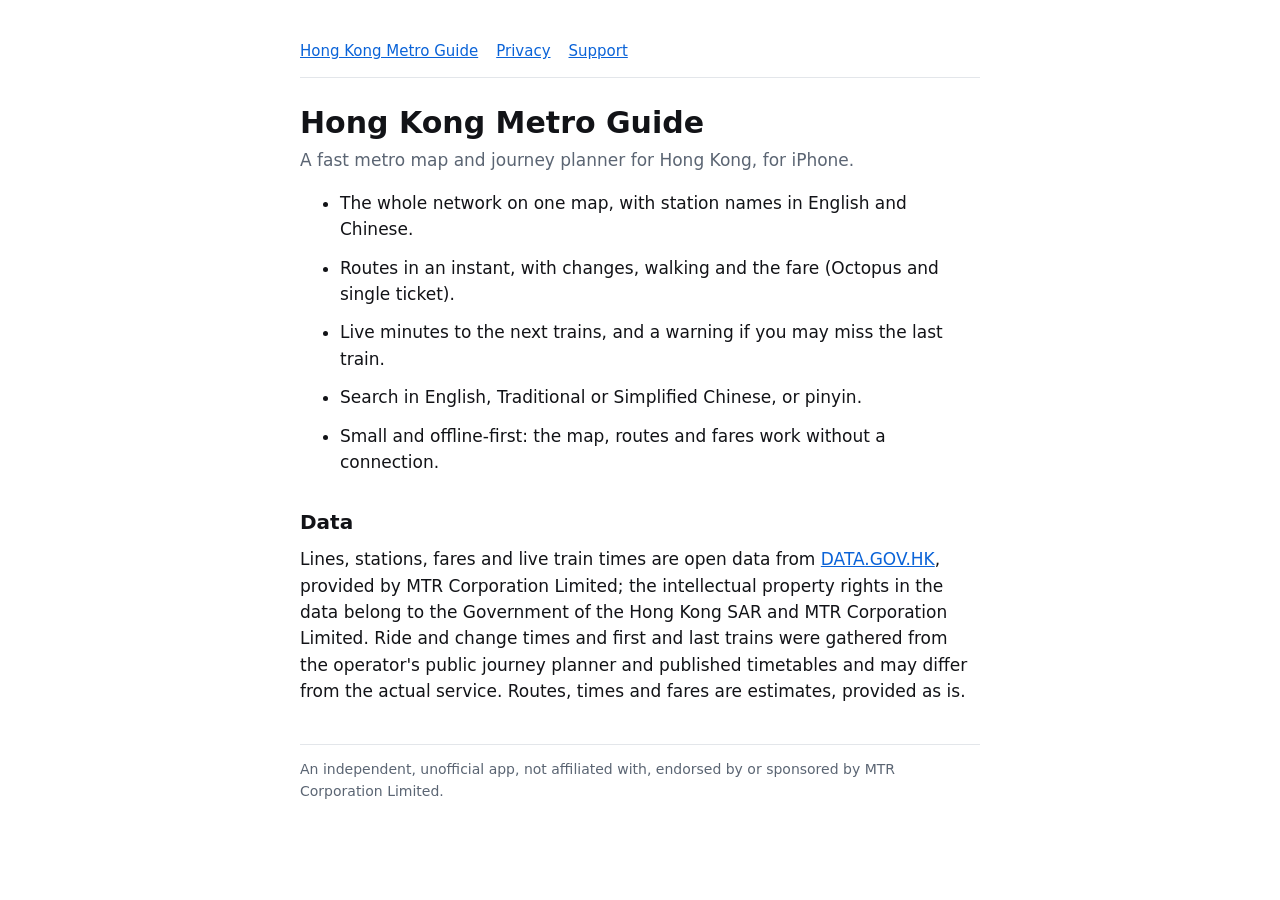
<file: index.html>
<!doctype html><html lang="en"><head><meta charset="utf-8"><meta name="viewport" content="width=device-width, initial-scale=1"><link rel="stylesheet" href="style.css"><title>Hong Kong Metro Guide</title></head><body><main><nav><a href="./">Hong Kong Metro Guide</a><a href="privacy.html">Privacy</a><a href="support.html">Support</a></nav>
<h1>Hong Kong Metro Guide</h1>
<p class="muted">A fast metro map and journey planner for Hong Kong, for iPhone.</p>
<ul>
<li>The whole network on one map, with station names in English and Chinese.</li>
<li>Routes in an instant, with changes, walking and the fare (Octopus and single ticket).</li>
<li>Live minutes to the next trains, and a warning if you may miss the last train.</li>
<li>Search in English, Traditional or Simplified Chinese, or pinyin.</li>
<li>Small and offline-first: the map, routes and fares work without a connection.</li>
</ul>
<h2>Data</h2>
<p>Lines, stations, fares and live train times are open data from <a href="https://data.gov.hk">DATA.GOV.HK</a>, provided by MTR Corporation Limited; the intellectual property rights in the data belong to the Government of the Hong Kong SAR and MTR Corporation Limited. Ride and change times and first and last trains were gathered from the operator's public journey planner and published timetables and may differ from the actual service. Routes, times and fares are estimates, provided as is.</p>
<footer>An independent, unofficial app, not affiliated with, endorsed by or sponsored by MTR Corporation Limited.</footer></main></body></html>
</file>
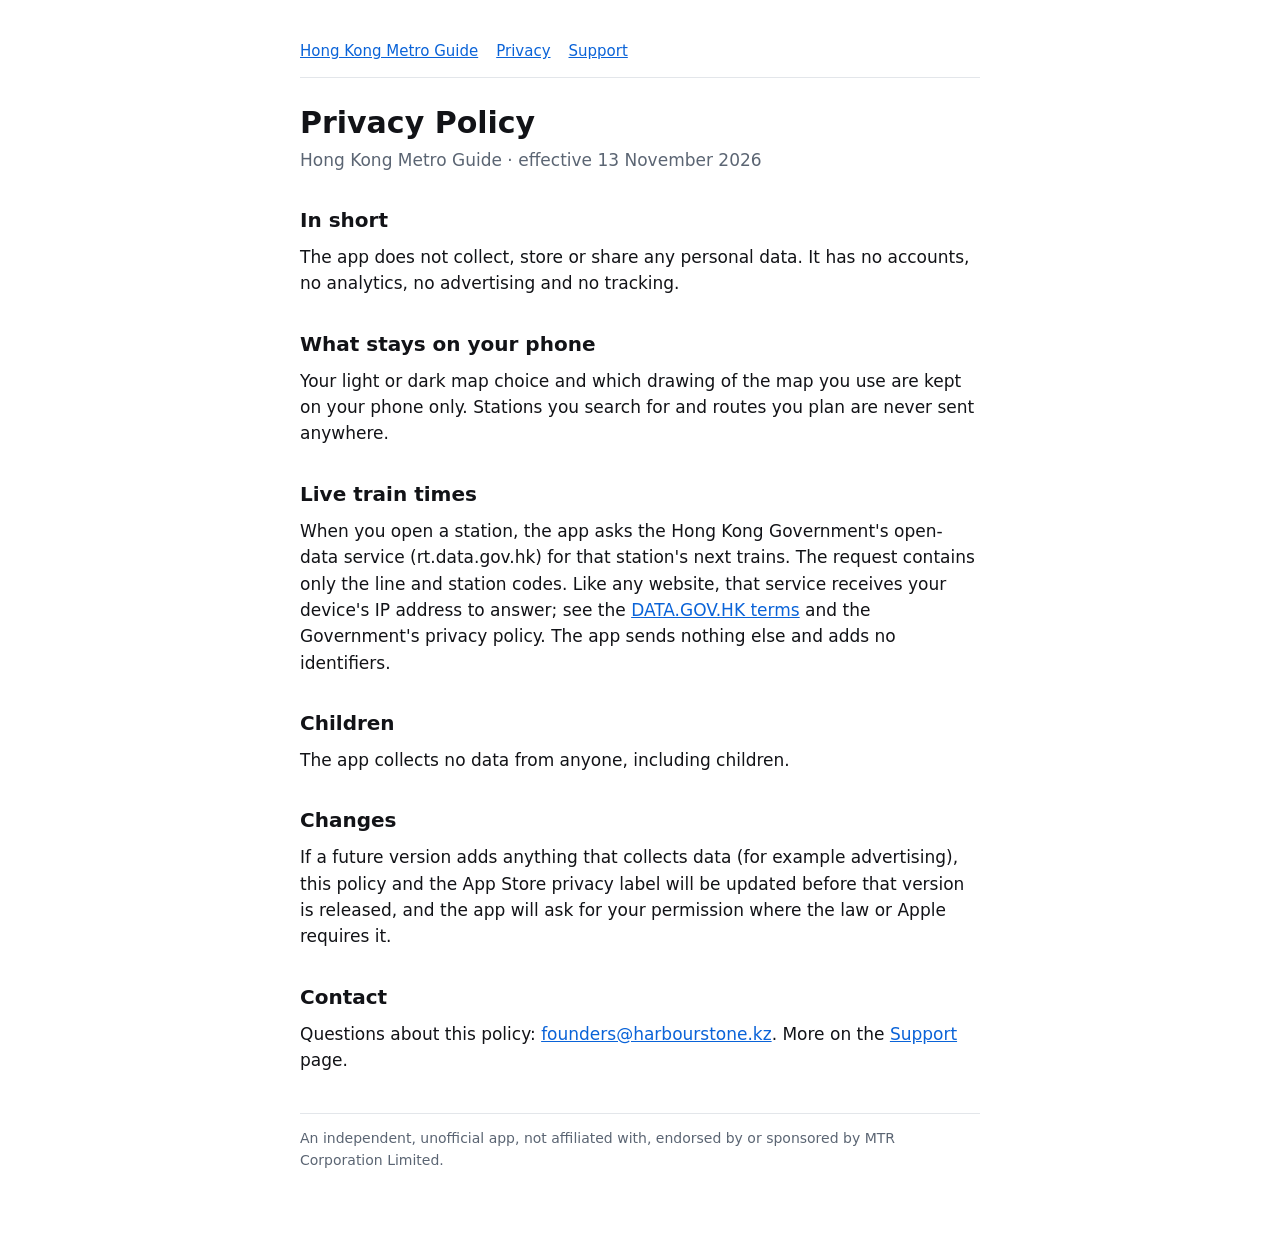
<file: privacy.html>
<!doctype html><html lang="en"><head><meta charset="utf-8"><meta name="viewport" content="width=device-width, initial-scale=1"><link rel="stylesheet" href="style.css"><title>Privacy Policy</title></head><body><main><nav><a href="./">Hong Kong Metro Guide</a><a href="privacy.html">Privacy</a><a href="support.html">Support</a></nav>
<h1>Privacy Policy</h1>
<p class="muted">Hong Kong Metro Guide · effective 13 November 2026</p>
<h2>In short</h2>
<p>The app does not collect, store or share any personal data. It has no accounts, no analytics, no advertising and no tracking.</p>
<h2>What stays on your phone</h2>
<p>Your light or dark map choice and which drawing of the map you use are kept on your phone only. Stations you search for and routes you plan are never sent anywhere.</p>
<h2>Live train times</h2>
<p>When you open a station, the app asks the Hong Kong Government's open-data service (rt.data.gov.hk) for that station's next trains. The request contains only the line and station codes. Like any website, that service receives your device's IP address to answer; see the <a href="https://data.gov.hk/en/terms-and-conditions">DATA.GOV.HK terms</a> and the Government's privacy policy. The app sends nothing else and adds no identifiers.</p>
<h2>Children</h2>
<p>The app collects no data from anyone, including children.</p>
<h2>Changes</h2>
<p>If a future version adds anything that collects data (for example advertising), this policy and the App Store privacy label will be updated before that version is released, and the app will ask for your permission where the law or Apple requires it.</p>
<h2>Contact</h2>
<p>Questions about this policy: <a href="mailto:founders@harbourstone.kz">founders@harbourstone.kz</a>. More on the <a href="support.html">Support</a> page.</p>
<footer>An independent, unofficial app, not affiliated with, endorsed by or sponsored by MTR Corporation Limited.</footer></main></body></html>
</file>
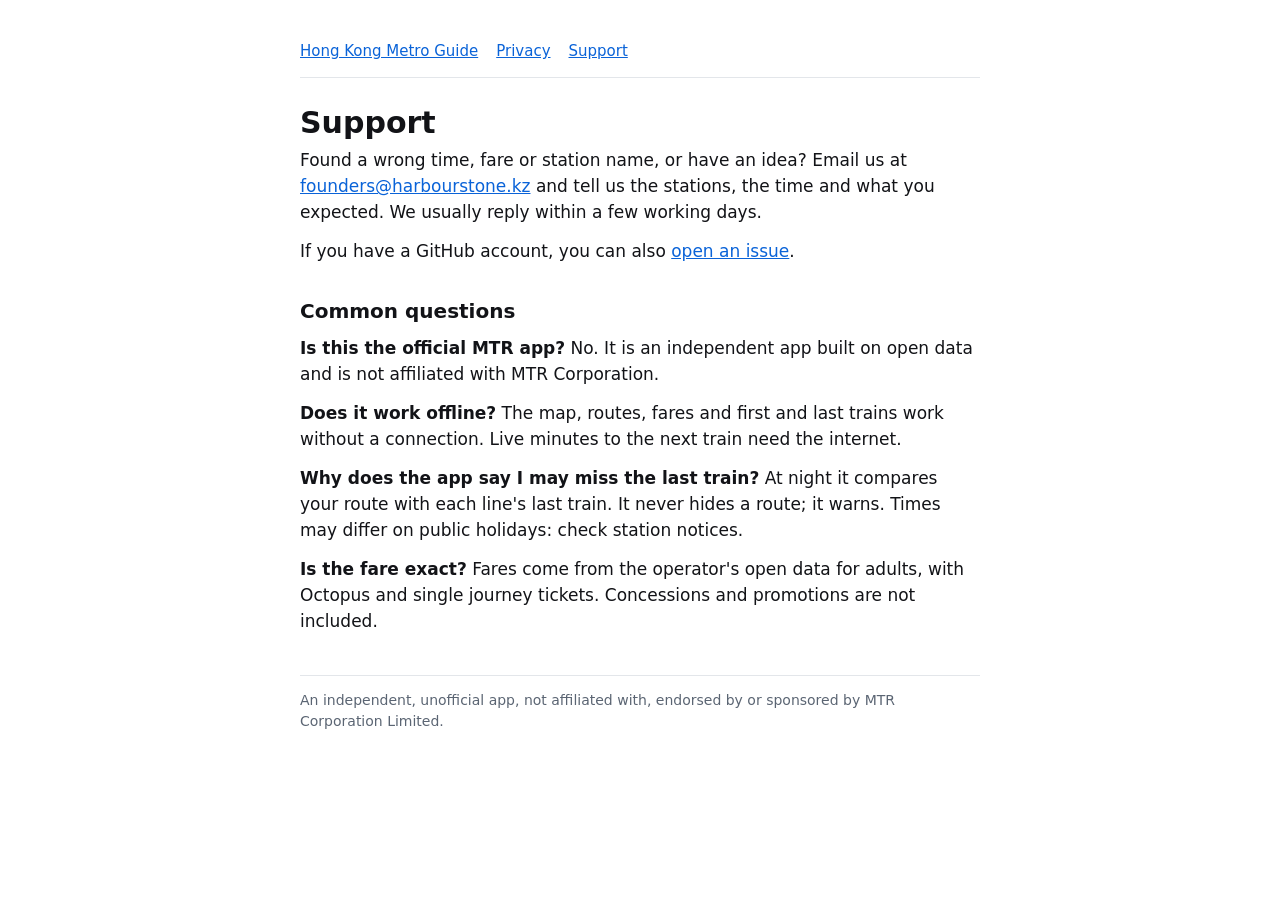
<file: support.html>
<!doctype html><html lang="en"><head><meta charset="utf-8"><meta name="viewport" content="width=device-width, initial-scale=1"><link rel="stylesheet" href="style.css"><title>Support</title></head><body><main><nav><a href="./">Hong Kong Metro Guide</a><a href="privacy.html">Privacy</a><a href="support.html">Support</a></nav>
<h1>Support</h1>
<p>Found a wrong time, fare or station name, or have an idea? Email us at <a href="mailto:founders@harbourstone.kz?subject=Hong%20Kong%20Metro%20Guide">founders@harbourstone.kz</a> and tell us the stations, the time and what you expected. We usually reply within a few working days.</p>
<p>If you have a GitHub account, you can also <a href="https://github.com/kvf027-del/hong-kong-metro-guide/issues/new">open an issue</a>.</p>
<h2>Common questions</h2>
<p><b>Is this the official MTR app?</b> No. It is an independent app built on open data and is not affiliated with MTR Corporation.</p>
<p><b>Does it work offline?</b> The map, routes, fares and first and last trains work without a connection. Live minutes to the next train need the internet.</p>
<p><b>Why does the app say I may miss the last train?</b> At night it compares your route with each line's last train. It never hides a route; it warns. Times may differ on public holidays: check station notices.</p>
<p><b>Is the fare exact?</b> Fares come from the operator's open data for adults, with Octopus and single journey tickets. Concessions and promotions are not included.</p>
<footer>An independent, unofficial app, not affiliated with, endorsed by or sponsored by MTR Corporation Limited.</footer></main></body></html>
</file>
<file: style.css>
:root { --bg: #FFFFFF; --fg: #121317; --muted: #5B6573; --rule: #E3E6EA; --link: #0A63D8; }
@media (prefers-color-scheme: dark) { :root { --bg: #121317; --fg: #F1F3F5; --muted: #9AA3AF; --rule: #2B2F36; --link: #5AA6FF; } }
body { margin: 0; background: var(--bg); color: var(--fg); font: 17px/1.55 -apple-system, BlinkMacSystemFont, "Inter", system-ui, sans-serif; }
main { max-width: 680px; margin: 0 auto; padding: 40px 16px 64px; }
h1 { font-size: 30px; line-height: 1.15; margin: 0 0 6px; }
h2 { font-size: 20px; margin: 32px 0 8px; }
p, li { margin: 0 0 12px; }
.muted { color: var(--muted); }
a { color: var(--link); }
nav { display: flex; gap: 18px; flex-wrap: wrap; border-bottom: 1px solid var(--rule); padding-bottom: 14px; margin-bottom: 28px; font-size: 15px; }
footer { border-top: 1px solid var(--rule); margin-top: 40px; padding-top: 14px; font-size: 14px; color: var(--muted); }
</file>
